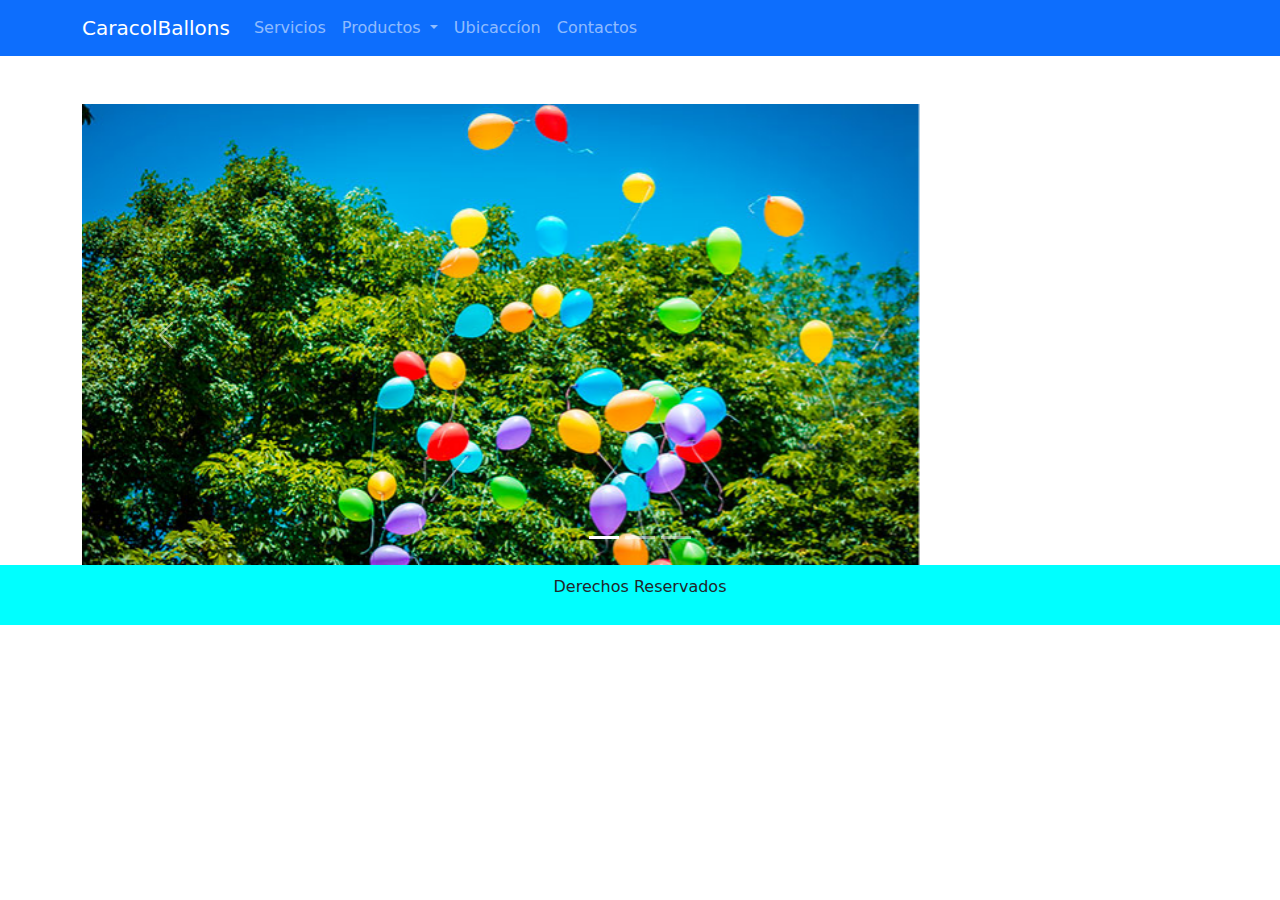
<file: index.html>
<!DOCTYPE html>
<html lang="en">
<head>
    <meta charset="UTF-8">
    <meta http-equiv="X-UA-Compatible" content="IE=edge">
    <meta name="viewport" content="width=device-width, initial-scale=1.0">
    <link rel="stylesheet" href="./css/bootstrap.min.css">
    <link rel="stylesheet" href="./css/style.css">
    <title>CaracolBallons</title>
</head>
<body>

    

<nav class="navbar navbar-expand-lg navbar-dark bg-primary">
  <div class="container">
    <a href="#" class="navbar-brand">CaracolBallons</a>

    <button 
    class="navbar-toggler"
    type="button"
    data-bs-toggle="collapse"
    data-bs-target="#menu"
    aria-controls="menu"
    aria-expanded="false"
    aria-label="Mostrar/Ocultar Menu"
    >
    <span class="navbar-toggler-icon"></span>
  


  </button>
      <div class="collapse navbar-collapse" id="menu">
        <ul class="navbar-nav me-auto mb-2 mb-lg-0">
          <li class="nav-item"><a href="#" class="nav-link">Servicios</a></li>
          <li class="nav-item drpdown">
            <a 
              href="#" 
              class="nav-link dropdown-toggle"
              role="button"
              data-bs-toggle="dropdown"
              aria-expanded="false"
              id="dropdown-menu">
              Productos
            </a>
            <ul class="dropdown-menu" aria-labelledby="dropdown-menu">
              <li><a href="#" class="dropdown-item">Tienda Virtual</a></li>
              <li><a href="#" class="dropdown-item">Arreglos</a></li>
              <li><a href="#" class="dropdown-item">Fiestas</a></li>
            </ul>
          </li>

          <li class="nav-item"><a href="ubicacion.html" class="nav-link">Ubicaccíon</a></li>
          <li class="nav-item"><a href="contactos.html" class="nav-link">Contactos </a></li>



        </ul>

      </div>
       




  </div>


</nav>
<section class="container">
  <div class="row mt-5">
    <div class="col">
      <div class="carousel slide carousel-fade" id="mi-carousel" data-bs-ride="carousel">
        <div class="carousel-inner">
          <div class="carousel-item active">
            <img class="img-fluid" src="imagenes/g3.jpeg" alt="" width="75%">
          </div>
          <div class="carousel-item" data-bs-interval="5000">
            <div class="carousel-caption">
              <h5>Titulo de mi articulo</h5>
              <p>Lorem ipsum dolor sit amet, consectetur adipisicing elit. Nulla, hic.</p>
            </div>
            <img class="img-fluid" src="imagenes/g3.jpg" alt="" width="65%">
          </div>
          <div class="carousel-item">
            <img class="img-fluid" src="imagenes/g4.jpg" alt="" width="65%">
          </div>
        </div>

        <!-- Controles -->
        <button 
          class="carousel-control-prev"
          type="button"
          data-bs-target="#mi-carousel"
          data-bs-slide="prev"
        >
          <span class="carousel-control-prev-icon" aria-hidden="true"></span>
          <span class="visually-hidden">Anterior</span>
        </button>

        <button 
          class="carousel-control-next"
          type="button"
          data-bs-target="#mi-carousel"
          data-bs-slide="next"
        >
          <span class="carousel-control-next-icon" aria-hidden="true"></span>
          <span class="visually-hidden">Siguiente</span>
        </button>

        <!-- Indicadores -->
        <div class="carousel-indicators">
          <button 
            type="button"
            class="active"
            data-bs-target="#mi-carousel"
            data-bs-slide-to="0"
            aria-label="Slide 1"
          ></button>
          <button 
            type="button"
            class=""
            data-bs-target="#mi-carousel"
            data-bs-slide-to="1"
            aria-label="Slide 2"
          ></button>
          <button 
            type="button"
            class=""
            data-bs-target="#mi-carousel"
            data-bs-slide-to="2"
            aria-label="Slide 3"
          ></button>
        </div>
      </div>
    </div>
  </div>
</section>
<footer class="row">
  <div class="col">
   
     
    <p>Derechos Reservados</p>
  </div>
</footer>
  
  
<script src="js/bootstrap.bundle.min.js"></script>  
</body>
</html>
</file>
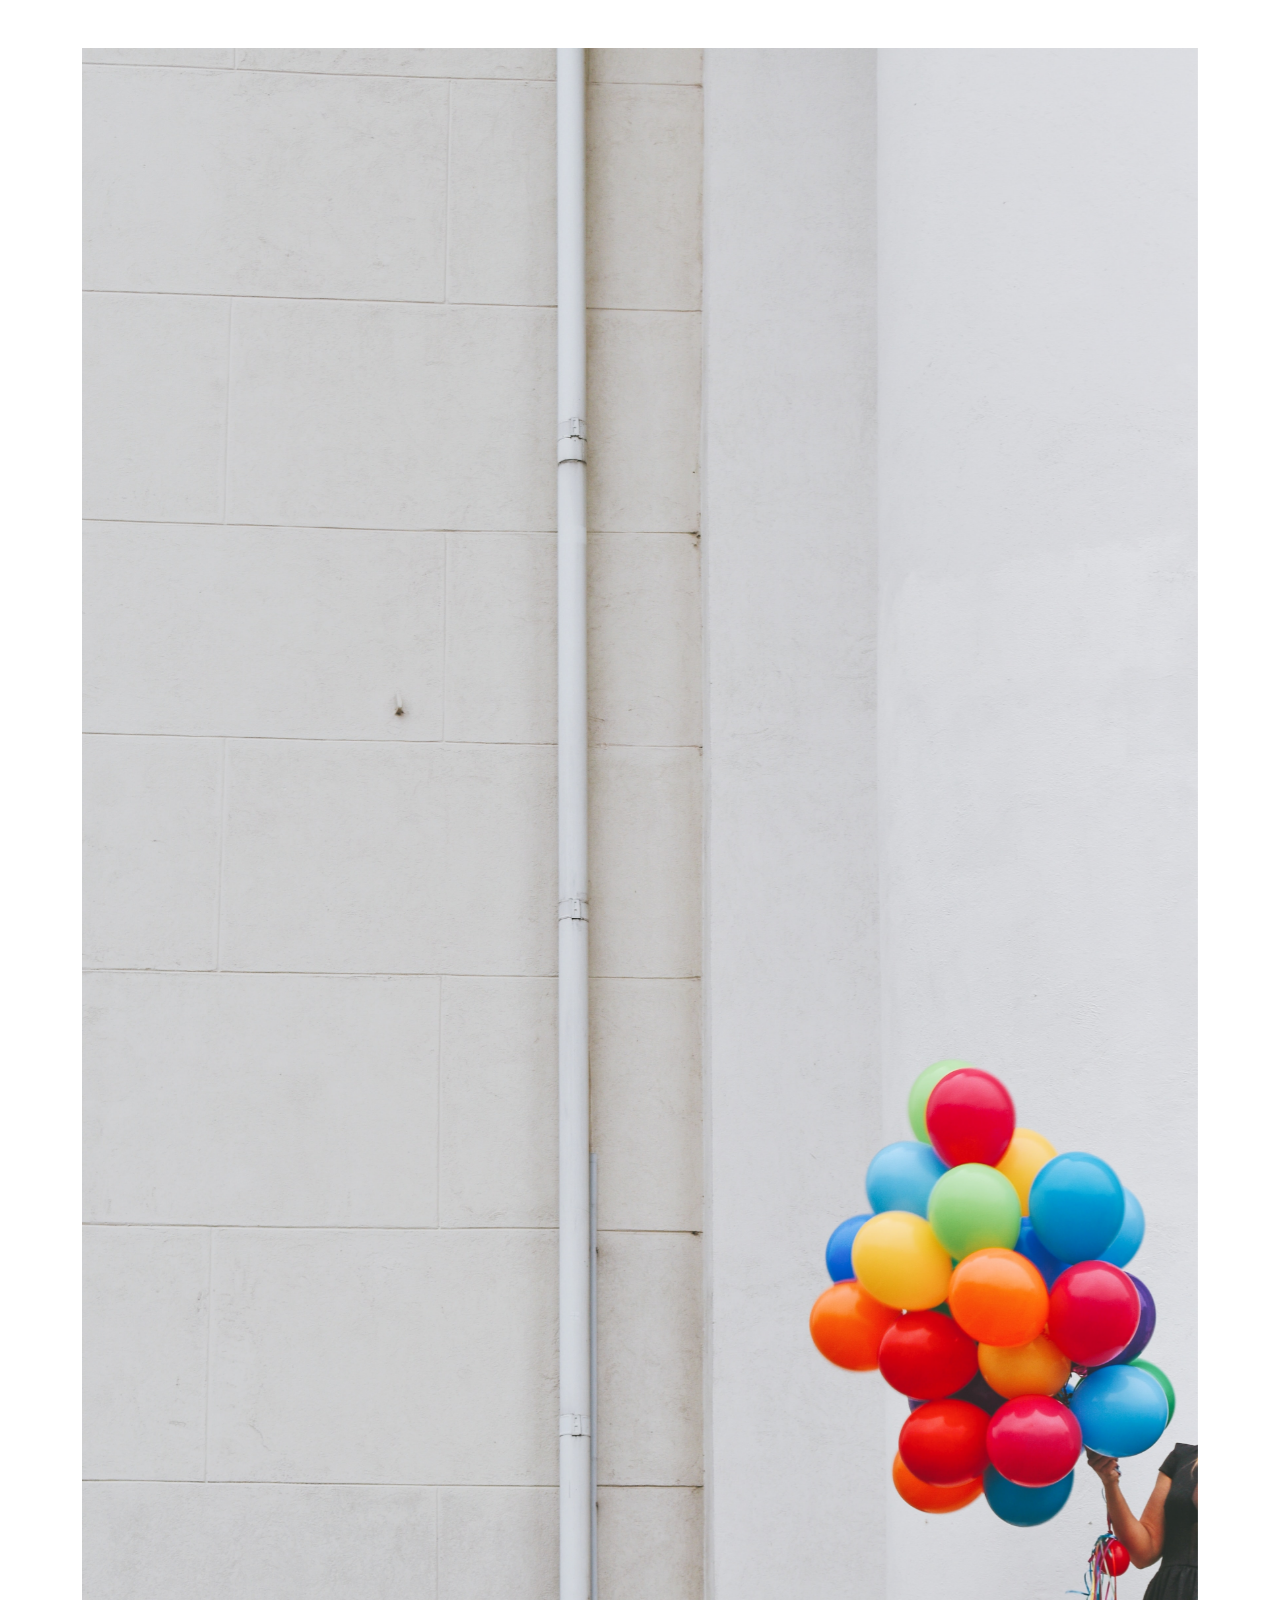
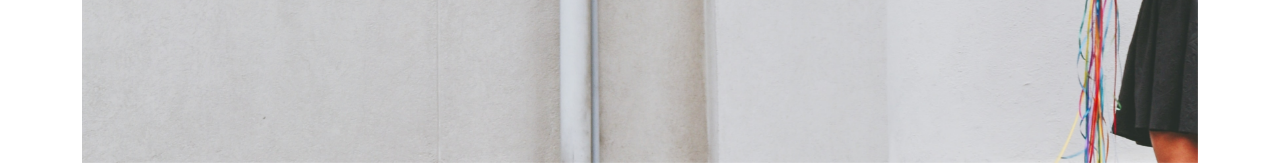
<file: galeria.html>
<!DOCTYPE html>
<html lang="en">
<head>
    <meta charset="UTF-8">
    <meta http-equiv="X-UA-Compatible" content="IE=edge">
    <meta name="viewport" content="width=device-width, initial-scale=1.0">
    <link rel="stylesheet" href="./css/bootstrap.min.css">
    <title>Document</title>
</head>
<body>

 
<div class="container">
  <div class="row mt-5">
    <div class="col">

      <div class="carousel slide" id="mi-carousel" data-bs-ride="carousel">
        <div class="carousel-inner">
          <div class="carousel-item active">
            <img src="./imagenes/fondo2.jpg" alt="" class="img-fluid">
          </div>
          <div class="carousel-item">
            <img src="./imagenes/globo3.PNG" alt="" class="img-fluid">
          </div>
          <div class="carousel-item">
            <img src="./imagenes/globo4.PNG" alt="" class="img-fluid">
          </div>
        </div> 
      </div>
    </div>

  </div>

</div>
  
  
<script src="js/bootstrap.bundle.min.js"></script>  
</body>
</html>
</file>
<file: css/style.css>
.navbar{

    background: fuchsia;
}
footer {
	padding: 10px 0;
	background: aqua;
    
}
p{
	text-align: center;
}
</file>
